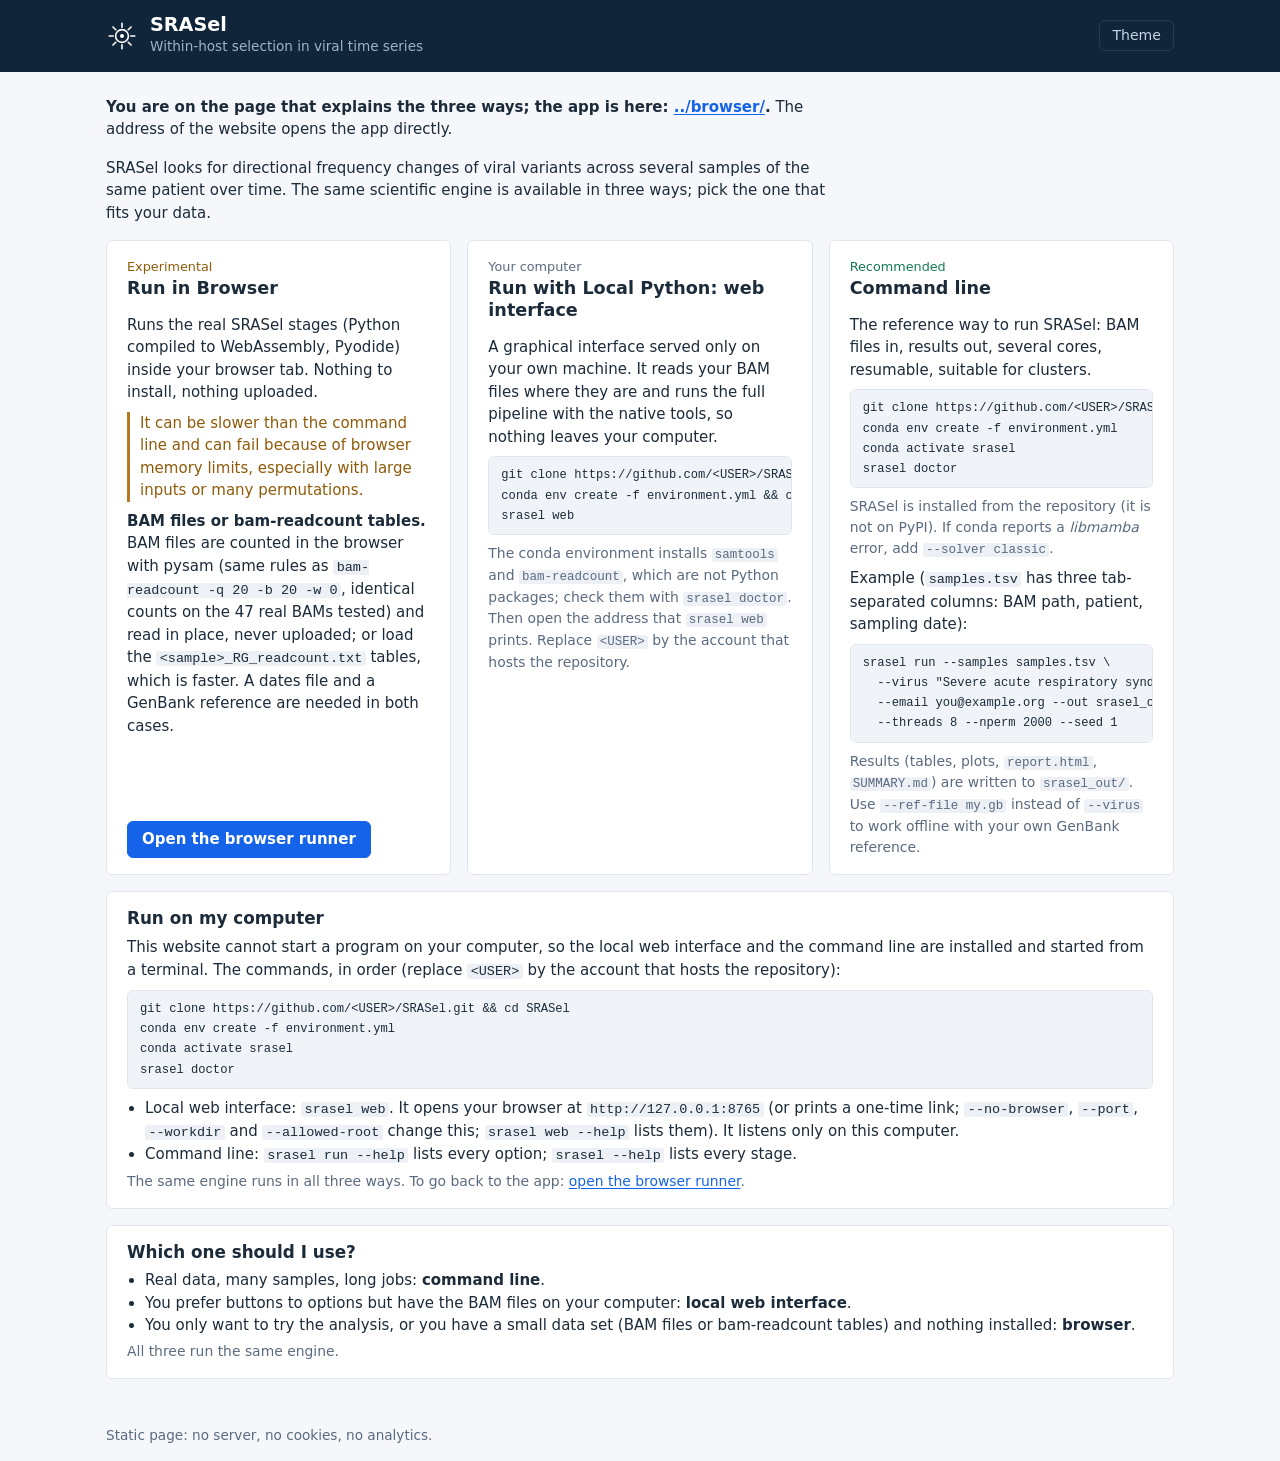
<file: docs/ways/index.html>
<!doctype html>
<html lang="en">
<head>
<meta charset="utf-8">
<meta name="viewport" content="width=device-width, initial-scale=1">
<title>SRASel · ways to run it</title>
<meta name="description" content="SRASel detects within-host selection in viral time series. Run it on the command line, with the local web interface, or (experimental) in your browser.">
<link rel="icon" href="data:,">
<link rel="stylesheet" href="../assets/site.css">
</head>
<body class="landing">
<a class="skip" href="#main">Skip to content</a>
<header class="lp-top">
  <div class="lp-in">
    <svg viewBox="0 0 40 40" fill="none" stroke="currentColor" stroke-width="2" stroke-linecap="round" aria-hidden="true"><circle cx="20" cy="20" r="8"/><circle cx="20" cy="20" r="2.5" fill="currentColor" stroke="none"/><path d="M20 4v5M20 31v5M4 20h5M31 20h5M8.7 8.7l3.5 3.5M27.8 27.8l3.5 3.5M31.3 8.7l-3.5 3.5M12.2 27.8l-3.5 3.5"/></svg>
    <div><h1>SRASel</h1><span class="sub">Within-host selection in viral time series</span></div>
    <span class="grow"></span>
    <button type="button" id="theme-btn" class="lp-theme" aria-label="Toggle light or dark theme">Theme</button>
  </div>
</header>

<main id="main" class="lp-main">
  <p class="lead" id="you-are-here"><strong>You are on the page that explains the three ways; the app is here: <a href="../browser/">../browser/</a>.</strong>
    The address of the website opens the app directly.</p>
  <p class="lead">SRASel looks for directional frequency changes of viral variants across several samples of the same patient
    over time. The same scientific engine is available in three ways; pick the one that fits your data.</p>

  <div class="modes">
    <!-- Browser -->
    <section class="mode" aria-labelledby="m-browser">
      <p class="tag exp">Experimental</p>
      <h2 id="m-browser">Run in Browser</h2>
      <div class="grow">
        <p>Runs the real SRASel stages (Python compiled to WebAssembly, Pyodide) inside your browser tab. Nothing to install, nothing uploaded.</p>
        <p class="rule-note">It can be slower than the command line and can fail because of browser memory limits, especially with large inputs or many permutations.</p>
        <p><strong>BAM files or bam-readcount tables.</strong> BAM files are counted in the browser with pysam (same rules as
          <code>bam-readcount -q 20 -b 20 -w 0</code>, identical counts on the 47 real BAMs tested) and read in place, never uploaded; or load
          the <code>&lt;sample&gt;_RG_readcount.txt</code> tables, which is faster. A dates file and a GenBank reference are needed in both cases.</p>
      </div>
      <div class="btnrow"><a class="btn primary" href="../browser/">Open the browser runner</a></div>
    </section>

    <!-- Local web -->
    <section class="mode" aria-labelledby="m-local">
      <p class="tag">Your computer</p>
      <h2 id="m-local">Run with Local Python: web interface</h2>
      <div class="grow">
        <p>A graphical interface served only on your own machine. It reads your BAM files where they are and runs the full pipeline with
          the native tools, so nothing leaves your computer.</p>
        <pre class="cmd"><code>git clone https://github.com/&lt;USER&gt;/SRASel.git &amp;&amp; cd SRASel
conda env create -f environment.yml &amp;&amp; conda activate srasel
srasel web</code></pre>
        <p class="hint">The conda environment installs <code>samtools</code> and <code>bam-readcount</code>, which are not Python packages; check them with
          <code>srasel doctor</code>. Then open the address that <code>srasel web</code> prints. Replace <code>&lt;USER&gt;</code> by the account that hosts the repository.</p>
      </div>
    </section>

    <!-- CLI -->
    <section class="mode" aria-labelledby="m-cli">
      <p class="tag rec">Recommended</p>
      <h2 id="m-cli">Command line</h2>
      <div class="grow">
        <p>The reference way to run SRASel: BAM files in, results out, several cores, resumable, suitable for clusters.</p>
        <pre class="cmd"><code>git clone https://github.com/&lt;USER&gt;/SRASel.git &amp;&amp; cd SRASel
conda env create -f environment.yml
conda activate srasel
srasel doctor</code></pre>
        <p class="hint">SRASel is installed from the repository (it is not on PyPI). If conda reports a <em>libmamba</em> error, add <code>--solver classic</code>.</p>
        <p>Example (<code>samples.tsv</code> has three tab-separated columns: BAM path, patient, sampling date):</p>
        <pre class="cmd"><code>srasel run --samples samples.tsv \
  --virus "Severe acute respiratory syndrome coronavirus 2" \
  --email you@example.org --out srasel_out \
  --threads 8 --nperm 2000 --seed 1</code></pre>
        <p class="hint">Results (tables, plots, <code>report.html</code>, <code>SUMMARY.md</code>) are written to <code>srasel_out/</code>.
          Use <code>--ref-file my.gb</code> instead of <code>--virus</code> to work offline with your own GenBank reference.</p>
      </div>
    </section>
  </div>

  <section class="card" id="run-here" aria-labelledby="h-here">
    <h2 id="h-here">Run on my computer</h2>
    <p>This website cannot start a program on your computer, so the local web interface and the command line are installed and started from a terminal.
      The commands, in order (replace <code>&lt;USER&gt;</code> by the account that hosts the repository):</p>
    <pre class="cmd"><code>git clone https://github.com/&lt;USER&gt;/SRASel.git &amp;&amp; cd SRASel
conda env create -f environment.yml
conda activate srasel
srasel doctor</code></pre>
    <ul class="tight">
      <li>Local web interface: <code>srasel web</code>. It opens your browser at <code>http://127.0.0.1:8765</code> (or prints a one-time link; <code>--no-browser</code>, <code>--port</code>, <code>--workdir</code> and <code>--allowed-root</code> change this; <code>srasel web --help</code> lists them). It listens only on this computer.</li>
      <li>Command line: <code>srasel run --help</code> lists every option; <code>srasel --help</code> lists every stage.</li>
    </ul>
    <p class="hint">The same engine runs in all three ways. To go back to the app: <a href="../browser/">open the browser runner</a>.</p>
  </section>

  <section class="card" aria-labelledby="h-which">
    <h2 id="h-which">Which one should I use?</h2>
    <ul class="tight">
      <li>Real data, many samples, long jobs: <strong>command line</strong>.</li>
      <li>You prefer buttons to options but have the BAM files on your computer: <strong>local web interface</strong>.</li>
      <li>You only want to try the analysis, or you have a small data set (BAM files or bam-readcount tables) and nothing installed: <strong>browser</strong>.</li>
    </ul>
    <p class="hint">All three run the same engine.</p>
  </section>
</main>
<footer class="foot"><p>Static page: no server, no cookies, no analytics.</p></footer>
<script>
(function () {
  var root = document.documentElement, btn = document.getElementById("theme-btn");
  try { var t = localStorage.getItem("srasel-theme"); if (t) root.setAttribute("data-theme", t); } catch (e) {}
  btn.addEventListener("click", function () {
    var dark = root.getAttribute("data-theme") ? root.getAttribute("data-theme") === "dark" : matchMedia("(prefers-color-scheme: dark)").matches;
    var next = dark ? "light" : "dark";
    root.setAttribute("data-theme", next);
    try { localStorage.setItem("srasel-theme", next); } catch (e) {}
  });
})();
</script>
</body>
</html>
</file>
<file: docs/assets/site.css>
/* SRASel static site: the MASTER theme, shared by docs/index.html, docs/browser/index.html and (a byte copy) the local web page.
   Consolidated scientific-software look: system fonts, light grey-blue canvas, white cards with 1px borders, a dark navy sidebar, one blue accent,
   6px radii, no shadows, no gradients, no web fonts, no external resources.
   Layout of this file: 1 tokens (colours, type, spacing) · 2 base · 3 shared legacy classes (still used by the local page until it is migrated)
   · 4 app shell (sidebar, stepper, cards, forms, tooltips) · 5 run screen · 6 results screen · 7 landing page · 8 small screens. */

/* ---------------------------------------------------------------- 1 · tokens */
:root{
  --bg:#f5f7fa; --surface:#ffffff; --surface2:#f0f3f8; --text:#1c2b3a; --muted:#5a6a7f; --border:#e1e6ee; --border-strong:#c9d1de; --rule:#e9edf3;
  --accent:#1463e8; --accent-hover:#0b4fc4; --accent-ink:#ffffff; --accent-soft:#e8f0fd;
  --ok:#137a54; --warn:#8f5b0a; --err:#be313b;
  --ok-fill:#16865d; --warn-fill:#b7791f; --err-fill:#c83c45;
  --ok-soft:#e6f4ee; --warn-soft:#fbf2e0; --err-soft:#fbe9ea;
  --focus:#1463e8; --code-bg:#edf0f5;
  --side-bg:#10243a; --side-text:#c5d3e3; --side-muted:#9fb3c8; --side-hover:#18344f; --side-active:#1c3d63; --side-border:#243c56; --side-ink:#ffffff;
  --radius:6px; --gap:16px;
  --font:system-ui,-apple-system,"Segoe UI",Roboto,"Helvetica Neue",Arial,sans-serif;
  --mono:ui-monospace,SFMono-Regular,Menlo,Consolas,monospace;
}
:root[data-theme="dark"]{
  --bg:#0e1621; --surface:#152233; --surface2:#1b2a3d; --text:#e6edf5; --muted:#9fb0c4; --border:#2a3a50; --border-strong:#3a4d66; --rule:#223247;
  --accent:#6aa5ff; --accent-hover:#8bb9ff; --accent-ink:#06142b; --accent-soft:#17304f;
  --ok:#4cc38a; --warn:#e3b04b; --err:#ff8a8f;
  --ok-fill:#4cc38a; --warn-fill:#e3b04b; --err-fill:#ff8a8f;
  --ok-soft:#14302a; --warn-soft:#33290f; --err-soft:#3a1d22;
  --focus:#6aa5ff; --code-bg:#1d2c40;
  --side-bg:#0a1624; --side-text:#c5d3e3; --side-muted:#8fa4bb; --side-hover:#122438; --side-active:#183656; --side-border:#1c3047; --side-ink:#ffffff;
}
@media (prefers-color-scheme:dark){
  :root:not([data-theme="light"]){
    --bg:#0e1621; --surface:#152233; --surface2:#1b2a3d; --text:#e6edf5; --muted:#9fb0c4; --border:#2a3a50; --border-strong:#3a4d66; --rule:#223247;
    --accent:#6aa5ff; --accent-hover:#8bb9ff; --accent-ink:#06142b; --accent-soft:#17304f;
    --ok:#4cc38a; --warn:#e3b04b; --err:#ff8a8f;
    --ok-fill:#4cc38a; --warn-fill:#e3b04b; --err-fill:#ff8a8f;
    --ok-soft:#14302a; --warn-soft:#33290f; --err-soft:#3a1d22;
    --focus:#6aa5ff; --code-bg:#1d2c40;
    --side-bg:#0a1624; --side-text:#c5d3e3; --side-muted:#8fa4bb; --side-hover:#122438; --side-active:#183656; --side-border:#1c3047; --side-ink:#ffffff;
  }
}

/* ---------------------------------------------------------------- 2 · base */
*{box-sizing:border-box}
html{color-scheme:light dark}
:root[data-theme="light"]{color-scheme:light}
:root[data-theme="dark"]{color-scheme:dark}
body{margin:0;min-height:100vh;display:flex;flex-direction:column;background:var(--bg);color:var(--text);font:15px/1.5 var(--font)}
h1,h2,h3{line-height:1.25;margin:0 0 .4em;font-weight:600}
h1{font-size:1.1rem} h2{font-size:1.05rem} h3{font-size:.95rem;margin-top:1em}
p{margin:.5em 0}
code,pre,kbd{font-family:var(--mono);font-size:.9em}
code{background:var(--code-bg);padding:0 .25em;border-radius:3px}
pre.cmd{max-width:100%;background:var(--surface2);border:1px solid var(--border);border-radius:var(--radius);padding:8px 12px;overflow:auto;margin:8px 0;white-space:pre}
pre.cmd code{background:none;padding:0}
a{color:var(--accent);text-underline-offset:2px}
a.plain{color:inherit;text-decoration:none}
.sr{position:absolute;width:1px;height:1px;overflow:hidden;clip:rect(0 0 0 0);white-space:nowrap}
.skip{position:absolute;left:-999px;top:0;background:var(--accent);color:var(--accent-ink);padding:8px 12px;z-index:30}
.skip:focus{left:0}
:focus-visible{outline:2px solid var(--focus);outline-offset:2px}
[hidden]{display:none!important}
.muted{color:var(--muted)}
.num,table.grid td.n{font-variant-numeric:tabular-nums}
svg.i{width:16px;height:16px;flex:none;fill:none;stroke:currentColor;stroke-width:1.8;stroke-linecap:round;stroke-linejoin:round;vertical-align:-3px}
svg.i.lg{width:20px;height:20px}

/* ---------------------------------------------------------------- 3 · shared classes (also used by the local page) */
.wrap,main,.foot{width:100%;max-width:892px;margin:0 auto}
.wrap{padding:0 16px}
body[data-view="results"] .wrap,body[data-view="results"] main,body[data-view="results"] .foot{max-width:1240px}
.top{background:var(--surface);border-bottom:1px solid var(--border)}
.top-row{display:flex;align-items:baseline;gap:12px;padding-top:12px}
.top-row h1{margin:0;font-size:1.15rem}
.top-row .sub{color:var(--muted);font-size:.9rem}
.top-row .grow{flex:1}
.linkbtn{font:inherit;font-size:.9rem;background:none;border:0;padding:2px 0;color:var(--muted);cursor:pointer;text-decoration:underline;text-underline-offset:2px}
.linkbtn:hover{color:var(--text)}
.tabbar{display:flex;align-items:flex-end;gap:0;margin-top:4px}
.tabs{display:flex;gap:4px;overflow-x:auto}
.tabs button{font:inherit;background:none;border:0;border-bottom:2px solid transparent;margin-bottom:-1px;color:var(--muted);padding:8px 12px;cursor:pointer;white-space:nowrap}
.tabs button .n{color:var(--muted);margin-right:.35em}
.tabs button:hover:not(:disabled){color:var(--text)}
.tabs button[aria-selected="true"]{color:var(--text);border-bottom-color:var(--accent);font-weight:600}
.tabs button[aria-selected="true"] .n{color:var(--accent)}
.tabs button:disabled{opacity:.5;cursor:default}
.tabbar .grow{flex:1}
.rt{font-size:.85rem;color:var(--muted);padding:0 0 8px 12px;white-space:nowrap}
.rt.bad{color:var(--err)}
body.wide .wrap,body.wide main,body.wide .foot{max-width:1100px}
body[data-view="results"] .foot{display:none}
main{flex:1;display:flex;flex-direction:column;padding:16px}
.foot{padding:4px 16px 20px;color:var(--muted);font-size:.85rem}
.foot p{margin:.2em 0}

.panel{background:var(--surface);border:1px solid var(--border);border-radius:var(--radius);min-width:0}
.panel.narrow{max-width:860px;width:100%}
.panel:focus{outline:none}
.sec{display:grid;grid-template-columns:132px minmax(0,1fr);gap:4px 16px;padding:12px 16px;border-top:1px solid var(--rule)}
.sec:first-child{border-top:0}
.sec>.lbl{font-weight:600;padding-top:3px}
.sec.plain{display:block}
.sec-head{display:flex;gap:12px;align-items:baseline;justify-content:space-between;flex-wrap:wrap}
.sec-head p{margin:0}
.hint{color:var(--muted);font-size:.87rem;margin:4px 0 0}
.line{display:flex;flex-wrap:wrap;gap:8px;align-items:center;margin:0 0 6px}
.line:last-child{margin-bottom:0}
.sum{color:var(--muted);font-size:.9rem}
.filelist{list-style:none;margin:2px 0 0;padding:0;font-size:.87rem;color:var(--muted)}

input[type=text],input[type=number],textarea,select{
  width:100%;font:inherit;color:var(--text);background:var(--surface);border:1px solid var(--border-strong);border-radius:var(--radius);padding:6px 10px}
input[type=number]{font-variant-numeric:tabular-nums}
textarea{resize:vertical;font-family:var(--mono);font-size:.85rem;line-height:1.4}
.btn{font:inherit;padding:6px 14px;border-radius:var(--radius);border:1px solid var(--border-strong);background:var(--surface);color:var(--text);cursor:pointer;text-decoration:none;display:inline-flex;align-items:center;justify-content:center;gap:6px;white-space:nowrap}
.btn:hover:not(:disabled){background:var(--surface2);border-color:var(--muted)}
.btn.primary{background:var(--accent);border-color:var(--accent);color:var(--accent-ink);font-weight:600}
.btn.primary:hover:not(:disabled){background:var(--accent-hover);border-color:var(--accent-hover)}
.btn.big{padding:9px 28px;font-size:1rem}
.btn:disabled{opacity:.5;cursor:not-allowed}
.btn.sm{padding:2px 10px;font-size:.87rem}
.pick{position:relative;display:inline-block}
.pick input[type=file]{position:absolute;inset:0;width:100%;height:100%;opacity:0;cursor:pointer;font-size:0}
.pick input:focus-visible+.btn{outline:2px solid var(--focus);outline-offset:2px}
.pick .btn{pointer-events:none}
.pick:hover .btn{background:var(--surface2);border-color:var(--muted)}
.actions{display:flex;gap:12px;align-items:center;flex-wrap:wrap}

.tablewrap{overflow:auto;border:1px solid var(--border);border-radius:var(--radius);max-height:15rem}
.tablewrap.tall{max-height:28rem}
table.grid{border-collapse:collapse;width:100%;font-size:.87rem}
table.grid th,table.grid td{padding:4px 10px;border-bottom:1px solid var(--rule);text-align:left;vertical-align:top}
table.grid thead th{background:var(--surface2);position:sticky;top:0;white-space:nowrap;font-weight:600;border-bottom:1px solid var(--border);z-index:1}
table.grid tbody tr:last-child td,table.grid tbody tr:last-child th{border-bottom:0}
table.grid td.bad,table.grid td.warn{white-space:nowrap}
table.data td{font-family:var(--mono);font-size:.82rem;white-space:nowrap;font-variant-numeric:tabular-nums}
.bad{color:var(--err)} .warn{color:var(--warn)} .good{color:var(--ok)}
details>summary{cursor:pointer;list-style:none;display:flex;gap:6px;align-items:baseline}
details>summary::-webkit-details-marker{display:none}
details>summary::before{content:"+";display:inline-block;width:.9em;color:var(--muted);font-family:var(--mono)}
details[open]>summary::before{content:"\2212"}
details>summary:hover{color:var(--accent)}
.opts{display:grid;grid-template-columns:repeat(auto-fit,minmax(11rem,1fr));gap:8px 16px;margin-top:10px}
.opts label{font-weight:600;font-size:.9rem;display:block;margin-bottom:2px}
.opts .hint{margin-top:2px}
.opts .wide{grid-column:1 / -1}
.hint label.check{margin:0}
input[type=radio],input[type=checkbox]{accent-color:var(--accent)}

.msg{margin:0;font-size:.9rem;color:var(--muted);min-height:1.4em;border-left:2px solid transparent}
.msg.warn,.msg.err{padding-left:10px}
.msg.warn{border-left-color:var(--warn-fill);color:var(--warn)}
.msg.err{border-left-color:var(--err-fill);color:var(--err)}
.notes ul{margin:6px 0 0;padding-left:1.2em;font-size:.9rem}
.notes li{margin:4px 0}

.run-top{display:flex;justify-content:space-between;align-items:flex-start;gap:12px;flex-wrap:wrap}
.state{font-weight:600;margin:0}
.elapsed{color:var(--muted);font-size:.9rem;margin:2px 0 0;font-variant-numeric:tabular-nums}
.stages{list-style:none;margin:0;padding:0}
.stages li{display:grid;grid-template-columns:16px minmax(0,1fr) auto;gap:0 8px;padding:5px 0;border-top:1px solid var(--rule);align-items:baseline}
.stages li:first-child{border-top:0}
.stages li::before{content:"";width:8px;height:8px;border-radius:50%;border:1px solid var(--muted);align-self:center;justify-self:center}
.stages li.run::before{background:var(--accent);border-color:var(--accent)}
.stages li.done::before{background:var(--muted);border-color:var(--muted)}
.stages li.fail::before{background:var(--err-fill);border-color:var(--err-fill)}
.stages .st{color:var(--muted);font-size:.87rem;white-space:nowrap;font-variant-numeric:tabular-nums}
.stages li.run .st{color:var(--accent);font-weight:600}
.stages li.done .st{color:var(--text)}
.stages li.fail .st{color:var(--err);font-weight:600}
.stages li.wait .t,.stages li.skip .t{color:var(--muted)}
.live{font-family:var(--mono);font-size:.8rem;color:var(--muted);min-height:1.4em;overflow:hidden;text-overflow:ellipsis;white-space:nowrap;margin:8px 0 0}
.live:empty{display:none}
.log{background:var(--surface2);border:1px solid var(--border);border-radius:var(--radius);padding:8px 10px;max-height:18rem;overflow:auto;white-space:pre-wrap;margin:6px 0 0;font-size:.8rem;line-height:1.4}
.errblk{border-left:3px solid var(--err-fill);padding:2px 0 2px 12px;margin:0;white-space:pre-wrap;font-size:.9rem;overflow:auto}
.errblk .what{font-weight:600;color:var(--err);display:block;margin-bottom:4px}
.done-msg{margin:0;font-weight:600}

#panel-results{flex:1}
#panel-results:not([hidden]){display:flex;flex-direction:column;gap:8px}
.bar{display:flex;flex-wrap:wrap;gap:8px;align-items:center}
.bar .grow{flex:1}
.bar-meta{margin:0;font-size:.87rem;color:var(--muted)}
.bar-meta strong{color:var(--text);font-weight:600}
.confirm{display:flex;gap:8px;align-items:center;flex-wrap:wrap;font-size:.9rem}
.files-box{border:1px solid var(--border);border-radius:var(--radius);background:var(--surface);padding:6px 12px}
.files{list-style:none;margin:6px 0 2px;padding:0;max-height:14rem;overflow:auto;font-size:.87rem}
.files li{display:flex;justify-content:space-between;align-items:center;gap:8px;padding:2px 0;border-top:1px solid var(--rule);word-break:break-all}
.files li:first-child{border-top:0}
iframe#report-frame{flex:1;width:100%;min-height:420px;border:1px solid var(--border);border-radius:var(--radius);background:#fff;display:block}
#sum-table{font-size:.85rem}
#sum-table th[scope=row]{font-weight:600}
#sum-table td .dn{display:block;margin-top:2px;font-size:.8rem}
.tables-box{margin-top:0}
.tables-box .field{margin:8px 0}
.tables-box label{font-weight:600;font-size:.9rem}
.tables-box select{width:auto;max-width:100%}
.check{display:inline-flex;gap:6px;align-items:center;font-size:.9rem;margin:4px 0}
table.data th .raw{display:block;font-weight:400;font-size:.72rem;color:var(--muted);font-family:var(--mono)}
dl.colguide{font-size:.85rem;margin:4px 0}
dl.colguide dt{font-weight:600;margin-top:8px}
dl.colguide dd{margin:2px 0 0;color:var(--muted)}
#tbl-note{overflow-wrap:anywhere}

/* reference chooser: one row per way of giving it, the fields of the chosen one right below (shared with the local page) */
.field{margin:8px 0}
.field:first-child{margin-top:0}
.pane .field>label,.pane .field>.lbl{font-weight:600;font-size:.9rem;display:block;margin:0 0 2px}
.refopts{display:flex;flex-direction:column;gap:4px}
.rlab{display:flex;flex-wrap:wrap;gap:2px 8px;align-items:baseline;cursor:pointer}
.rlab input{margin:0 2px 0 0;align-self:center}
.rname{font-weight:600}
.ropt.off .rlab{cursor:not-allowed}
.ropt.off .rname,.ropt.off .sum{color:var(--muted)}
.ropt.off .rname{font-weight:500}
.pane{margin:4px 0 6px 22px;padding-left:14px;border-left:1px solid var(--rule)}
.log.small{max-height:9rem}
details.fmt{margin:4px 0 0}
.fmtbody{font-size:.87rem;padding:2px 0 0 16px}
.fmtbody p{margin:4px 0}
.fmtbody ul{margin:4px 0;padding-left:1.1rem}
.fmtbody pre{white-space:pre;overflow-x:auto;tab-size:14}
.which{margin:8px 0 0}
.filelist .fl{min-width:0}
.filelist.rm li{display:flex;justify-content:space-between;align-items:center;gap:8px;padding:2px 0;border-bottom:1px solid var(--rule);overflow-wrap:anywhere}
.filelist.rm:empty::before{content:"No file selected";color:var(--muted);font-size:.87rem}

/* segmented virus (shared with the local page): a switch that shows the one-file-per-segment inputs */
.segopt{margin:0 0 10px}
.segsw{display:flex;flex-wrap:wrap;gap:2px 8px;align-items:baseline;cursor:pointer;padding:8px 12px;border:1px solid var(--border);border-radius:var(--radius);background:var(--surface)}
.segsw input{margin:0 2px 0 0;align-self:center}
.segnote{margin-top:6px}
.segnote[hidden]{display:none}
.seg-only{display:none}
.seg-mode .seg-only{display:block}
.seg-mode .seg-off{display:none}
.filelist.rm li .fl{flex:1 1 auto}
.filelist .no{flex:0 0 auto;min-width:1.6em;font-variant-numeric:tabular-nums;color:var(--muted)}
.filelist .mv{padding-left:8px;padding-right:8px}

/* samples table: patient and date can be edited (shared with the local page) */
table.samples td{vertical-align:middle}
table.samples td.c-name{font-family:var(--mono);font-size:.82rem;overflow-wrap:anywhere}
table.samples td.c-name small{display:block;color:var(--muted);font-family:inherit}
table.samples td input{width:100%;min-width:5.5rem;padding:2px 6px;font-size:.87rem}
table.samples td.c-pat{width:24%}
table.samples input[aria-invalid="true"]{border-color:var(--err-fill)}
table.samples input.missing{border-color:var(--warn-fill)}
.dcell{display:flex;align-items:center;gap:8px;flex-wrap:wrap}
.dcell input,table.samples td .dcell input{width:8.5rem;flex:none}
.dstat{font-size:.82rem;color:var(--muted);white-space:nowrap}
.dstat.bad{color:var(--err)}
.dstat.warn{color:var(--warn)}
table.samples .c-x{width:1%;white-space:nowrap}
table.samples .c-x .btn{padding:0 8px;font-size:1.05rem;line-height:1.3}
#samples-tools{margin-top:6px}
#samples-note p{margin:4px 0 0}
.inline{display:inline-flex;gap:8px;align-items:center;flex-wrap:wrap}
.inline input{width:12rem}

/* ---------------------------------------------------------------- 7 (placed early so the shell can override) · landing */
.lead{max-width:46rem;margin:0 0 16px}
.modes{display:grid;grid-template-columns:repeat(auto-fit,minmax(min(100%,19rem),1fr));gap:16px;margin:0 0 16px}
.mode{display:flex;flex-direction:column;margin:0;padding:16px 20px;background:var(--surface);border:1px solid var(--border);border-radius:var(--radius);min-width:0}
.mode h2{margin:0 0 6px}
.mode .tag{font-size:.8rem;color:var(--muted);margin:0 0 2px}
.mode .tag.exp{color:var(--warn)}
.mode>*{min-width:0}
.mode .grow{flex:1}
.card{background:var(--surface);border:1px solid var(--border);border-radius:var(--radius);padding:16px 20px;margin:0 0 16px;min-width:0}
.rule-note{border-left:3px solid var(--warn-fill);padding-left:10px;color:var(--warn);margin:8px 0}
ul.tight{margin:4px 0;padding-left:1.2em}
.btnrow{display:flex;gap:8px;flex-wrap:wrap;margin:8px 0 0}

body.landing{display:block}
.lp-top{background:var(--side-bg);color:var(--side-ink)}
.lp-in{display:flex;align-items:center;gap:12px;max-width:1100px;margin:0 auto;padding:14px 16px}
.lp-in svg{width:32px;height:32px;flex:none}
.lp-in h1{margin:0;font-size:1.2rem;font-weight:650;line-height:1.1}
.lp-in .sub{color:var(--side-muted);font-size:.85rem}
.lp-in .grow{flex:1}
.lp-theme{font:inherit;font-size:.88rem;color:var(--side-text);background:none;border:1px solid var(--side-border);border-radius:var(--radius);padding:4px 12px;cursor:pointer}
.lp-theme:hover{background:var(--side-hover);color:var(--side-ink)}
.lp-top :focus-visible{outline-color:#9cc2ff}
main.lp-main{max-width:1100px;padding:24px 16px}
body.landing .foot{max-width:1100px}
body.landing .mode h2{font-size:1.1rem}
body.landing .mode .tag.rec{color:var(--ok)}

/* ---------------------------------------------------------------- 4 · app shell (online page) */
body.app{display:block}
.shell{display:grid;grid-template-columns:232px minmax(0,1fr);min-height:100vh;overflow-x:clip}
.side{background:var(--side-bg);color:var(--side-text);display:flex;flex-direction:column;position:sticky;top:0;height:100vh;padding:20px 12px 16px;gap:8px}
.brand{display:flex;align-items:center;gap:10px;padding:0 8px 18px;color:var(--side-ink);text-decoration:none}
.brand svg{width:34px;height:34px;flex:none}
.brand b{display:block;font-size:1.15rem;line-height:1.1;font-weight:650}
.brand small{display:block;color:var(--side-muted);font-size:.74rem;line-height:1.3;margin-top:2px}
.navtabs{display:flex;flex-direction:column;gap:4px}
.navtabs button{display:flex;align-items:center;gap:10px;width:100%;text-align:left;font:inherit;font-size:.95rem;color:var(--side-text);background:none;border:0;border-radius:var(--radius);padding:9px 10px;cursor:pointer}
.navtabs button:hover:not(:disabled){background:var(--side-hover);color:var(--side-ink)}
.navtabs button[aria-selected="true"]{background:var(--side-active);color:var(--side-ink);font-weight:600}
.navtabs button:disabled{opacity:.55;cursor:default}
.navtabs button .lab{flex:1}
.navtabs button .chk{display:none;color:#6fd3a6}
.navtabs button[data-done="true"] .chk{display:inline-block}
.side :focus-visible{outline-color:#9cc2ff}
.side-links{margin-top:auto;display:flex;flex-direction:column;gap:2px;border-top:1px solid var(--side-border);padding-top:10px}
.side-links a,.side-links button{display:flex;align-items:center;gap:10px;font:inherit;font-size:.88rem;color:var(--side-text);background:none;border:0;border-radius:var(--radius);padding:7px 10px;cursor:pointer;text-decoration:none;text-align:left;width:100%}
.side-links a:hover,.side-links button:hover{background:var(--side-hover);color:var(--side-ink)}
.side-links .lab{flex:1}
.content{display:flex;flex-direction:column;min-width:0}
.topbar{display:flex;align-items:center;gap:16px;padding:12px 32px;background:var(--surface);border-bottom:1px solid var(--border);min-height:56px}
.stepper{list-style:none;margin:0;padding:0;display:flex;align-items:center;flex:1;min-width:0;max-width:640px}
.stepper li{display:flex;align-items:center;gap:8px;color:var(--muted);font-size:.9rem;white-space:nowrap}
.stepper li+li{flex:1}
.stepper li+li::before{content:"";flex:1;height:1px;background:var(--border-strong);margin:0 12px;min-width:16px}
.stepper .dot{display:inline-flex;align-items:center;justify-content:center;width:24px;height:24px;border-radius:50%;border:1px solid var(--border-strong);background:var(--surface);font-size:.8rem;font-variant-numeric:tabular-nums;flex:none}
.stepper .dot svg{width:14px;height:14px}
.stepper li.current{color:var(--text);font-weight:600}
.stepper li.current .dot{background:var(--accent);border-color:var(--accent);color:var(--accent-ink)}
.stepper li.done{color:var(--text)}
.stepper li.done .dot{background:var(--ok-soft);border-color:var(--ok-fill);color:var(--ok)}
.topbar .grow{flex:1}
.topbar .rt{padding:0}
.topbar .linkbtn{display:inline-flex;align-items:center;gap:6px;text-decoration:none;color:var(--muted)}
.page{flex:1;width:100%;max-width:1040px;padding:24px 32px 40px;display:flex;flex-direction:column;gap:16px}
body[data-view="results"] .page{max-width:1320px}
.page-head h1{font-size:1.5rem;margin:0 0 2px;font-weight:650}
.page-head p{margin:0;color:var(--muted)}
.page-head .row{display:flex;gap:16px;align-items:flex-start;justify-content:space-between;flex-wrap:wrap}
.view{display:flex;flex-direction:column;gap:16px;min-width:0}
section.view:focus{outline:none}

.card.c{margin:0;padding:0}
.card .hd{display:flex;align-items:center;gap:12px;justify-content:space-between;flex-wrap:wrap;padding:14px 20px;border-bottom:1px solid var(--rule)}
.card .hd h2{margin:0;font-size:1rem;display:flex;align-items:center;gap:8px}
.card .hd h2 .ltr{display:inline-flex;align-items:center;justify-content:center;width:22px;height:22px;border-radius:50%;background:var(--accent-soft);color:var(--accent);font-size:.78rem;font-weight:650}
.card .bd{padding:16px 20px;display:flex;flex-direction:column;gap:14px;min-width:0}
.card .bd.tight{gap:8px}
.sub-h{font-weight:600;font-size:.92rem;margin:0 0 6px;display:flex;align-items:center;gap:6px}
.divider{border:0;border-top:1px solid var(--rule);margin:2px 0}

.frow{display:grid;grid-template-columns:190px minmax(0,1fr);gap:6px 20px;align-items:start}
.frow>.fl{padding-top:7px;margin-bottom:0}
.frow>.fl label{font-weight:600}
.params{display:grid;grid-template-columns:repeat(auto-fit,minmax(12.5rem,1fr));gap:14px 20px}
.params .fld>.fl{font-weight:600;font-size:.92rem;display:flex;align-items:center;gap:6px;margin-bottom:4px}
.params .fld .hint{margin-top:3px}
.extra{border:1px solid var(--border);border-radius:var(--radius);background:var(--surface2)}
.extra>summary{padding:10px 14px;font-weight:600;display:flex;align-items:center;gap:8px}
.extra>summary::before,.extra[open]>summary::before{content:none}
.extra>summary .chev{transition:none}
.extra[open]>summary .chev{transform:rotate(90deg)}
.extra .xb{padding:4px 14px 14px}
.extra .opts{margin-top:4px}

/* help icon + tooltip: the tooltip text is always in the DOM and linked with aria-describedby; it shows on hover and on keyboard focus, Esc hides it */
.fl{display:flex;align-items:center;gap:6px;font-weight:600;font-size:.92rem;margin-bottom:4px}
.helpwrap{position:relative;display:inline-flex}
.help{display:inline-flex;align-items:center;justify-content:center;width:18px;height:18px;padding:0;border-radius:50%;border:1px solid var(--border-strong);background:var(--surface);color:var(--muted);font:inherit;font-size:.72rem;font-weight:650;line-height:1;cursor:help}
.help:hover,.help:focus-visible{border-color:var(--accent);color:var(--accent)}
.tip{position:absolute;z-index:20;top:calc(100% + 6px);left:var(--tip-x,0);width:max-content;max-width:min(21rem,calc(100vw - 32px));padding:8px 10px;background:var(--text);color:var(--bg);border-radius:var(--radius);font-size:.82rem;font-weight:400;line-height:1.4;text-align:left;visibility:hidden;pointer-events:none}
.helpwrap:hover .tip,.helpwrap:focus-within .tip{visibility:visible;pointer-events:auto}
.helpwrap.tip-off .tip{visibility:hidden}

/* drop zone and file list */
.drop{border:1.5px dashed var(--border-strong);border-radius:var(--radius);background:var(--surface2);padding:18px 16px;display:flex;flex-direction:column;align-items:center;gap:8px;text-align:center}
.drop.over{border-color:var(--accent);background:var(--accent-soft)}
.drop .big-ico{color:var(--muted)}
.drop p{margin:0}
.drop .dz-title{font-weight:600}
.drop .line{justify-content:center;margin:0}
.flist{list-style:none;margin:0;padding:0;max-height:15rem;overflow:auto;border:1px solid var(--border);border-radius:var(--radius)}
.flist:empty{display:none}
.flist li{display:grid;grid-template-columns:20px minmax(0,1fr) auto auto;align-items:center;gap:10px;padding:6px 10px;border-top:1px solid var(--rule);font-size:.87rem}
.flist li:first-child{border-top:0}
.flist .fn{min-width:0;overflow-wrap:anywhere}
.flist .fn small{color:var(--muted);margin-left:6px;font-variant-numeric:tabular-nums}
.flist .fs{color:var(--muted);font-size:.82rem;white-space:nowrap}
.flist .fs.err{color:var(--err)} .flist .fs.warn{color:var(--warn)} .flist .fs.ok{color:var(--ok)}
.flist .btn.sm{padding:0 8px}
.ico{display:inline-flex}
.ico.ok{color:var(--ok-fill)} .ico.warn{color:var(--warn-fill)} .ico.err{color:var(--err-fill)} .ico.wait{color:var(--muted)}
#drop-note:empty,.totals:empty{display:none}
.totals{margin:0;color:var(--muted);font-size:.87rem;font-variant-numeric:tabular-nums}

/* validation summary and call-outs */
.kv{display:grid;grid-template-columns:minmax(0,1fr) auto;gap:0;margin:0;font-size:.92rem}
.kv dt,.kv dd{padding:6px 0;border-top:1px solid var(--rule);margin:0}
.kv dt{padding-right:16px}
.kv dt:first-of-type,.kv dd:first-of-type{border-top:0}
.kv dd{font-variant-numeric:tabular-nums;text-align:right;font-weight:600;overflow-wrap:anywhere}
.kv dd.bad{color:var(--err)} .kv dd.good{color:var(--ok)} .kv dd.warn{color:var(--warn)}
.issues{list-style:none;margin:0;padding:0;display:flex;flex-direction:column;gap:6px}
.issues li{display:flex;gap:8px;align-items:flex-start;padding:8px 10px;border-radius:var(--radius);font-size:.9rem}
.issues li.err{background:var(--err-soft);color:var(--err)}
.issues li.warn{background:var(--warn-soft);color:var(--warn)}
.issues li.ok{background:var(--ok-soft);color:var(--ok)}
.issues li.wait{background:var(--surface2);color:var(--muted)}
.issues li .ico{margin-top:2px}
.issues li span.tx{min-width:0;overflow-wrap:anywhere}
.foot-actions{display:flex;gap:12px;align-items:center;flex-wrap:wrap;padding:14px 20px;border-top:1px solid var(--rule)}
.foot-actions .msg{flex:1;min-width:12rem}
.foot-actions .push{margin-left:auto}
.callout{border:1px solid var(--border);border-left:3px solid var(--muted);border-radius:var(--radius);background:var(--surface);padding:10px 14px;font-size:.9rem}
.callout.warn{border-left-color:var(--warn-fill);background:var(--warn-soft)}
.callout.err{border-left-color:var(--err-fill);background:var(--err-soft)}
.callout p{margin:.2em 0}
.callout ul{margin:.3em 0 0;padding-left:1.2em}
.callout h3{margin:0 0 .2em;font-size:.95rem}

/* ---------------------------------------------------------------- 5 · run screen */
.run-grid{display:grid;grid-template-columns:minmax(0,1fr) minmax(0,1fr);gap:16px}
.run-box{display:flex;flex-direction:column;gap:10px;justify-content:center;align-items:stretch;text-align:center;padding:20px}
.run-box h2{margin:0}
.run-box>svg{align-self:center;width:28px;height:28px;color:var(--accent)}
.run-box .btn.big{width:100%}
.progress-head{display:flex;justify-content:space-between;align-items:baseline;gap:12px;flex-wrap:wrap}
.progress-head strong{font-size:1rem}
.segs{display:flex;gap:4px;margin:10px 0 2px}
.segs span{flex:1;height:8px;border-radius:2px;background:var(--surface2);border:1px solid var(--border)}
.segs span.done{background:var(--accent);border-color:var(--accent)}
.segs span.run{background:var(--accent-soft);border-color:var(--accent)}
.segs span.fail{background:var(--err-fill);border-color:var(--err-fill)}
.segs span.notrun{background:var(--surface2)}
.stages.rich{border:1px solid var(--border);border-radius:var(--radius);background:var(--surface)}
.stages.rich li{display:grid;grid-template-columns:22px minmax(0,1fr) auto;gap:0 12px;padding:10px 14px;border-top:1px solid var(--rule);align-items:start}
.stages.rich li::before{content:none}
.stages.rich .si{display:inline-flex;margin-top:1px}
.stages.rich .t{font-weight:600;overflow-wrap:anywhere}
.stages.rich .d{display:block;font-weight:400;font-size:.82rem;color:var(--muted);margin-top:2px;font-variant-numeric:tabular-nums;overflow-wrap:anywhere}
.stages.rich .d:empty{display:none}
.stages.rich .st{text-align:right;font-size:.87rem;color:var(--muted);white-space:nowrap;padding-top:1px;font-variant-numeric:tabular-nums}
.stages.rich li.wait .t,.stages.rich li.notrun .t{font-weight:500;color:var(--muted)}
.stages.rich li.run .st{color:var(--accent);font-weight:600}
.stages.rich li.done .st{color:var(--ok)}
.stages.rich li.fail .st{color:var(--err);font-weight:600}
.si.ok{color:var(--ok-fill)} .si.err{color:var(--err-fill)} .si.run{color:var(--accent)} .si.wait{color:var(--muted)}
svg.spin{animation:srasel-spin 1s linear infinite;transform-origin:50% 50%}
@keyframes srasel-spin{to{transform:rotate(360deg)}}
@media (prefers-reduced-motion:reduce){svg.spin{animation:none}}
.endcard{display:flex;flex-direction:column;gap:12px;padding:16px 20px;border:1px solid var(--border);border-left:3px solid var(--ok-fill);border-radius:var(--radius);background:var(--surface)}
.endcard.bad{border-left-color:var(--err-fill)}
.endcard h2{margin:0;display:flex;align-items:center;gap:8px}
.endcard .errblk{border-left:0;padding:0}
.btn-row{display:flex;gap:10px;flex-wrap:wrap;align-items:center}
details.logbox{border:1px solid var(--border);border-radius:var(--radius);background:var(--surface);padding:10px 14px}

/* ---------------------------------------------------------------- 6 · results screen */
.dlsplit{position:relative;display:inline-flex}
.dlsplit>.btn:first-child{border-top-right-radius:0;border-bottom-right-radius:0}
.dlsplit>.btn.caret{border-top-left-radius:0;border-bottom-left-radius:0;border-left-color:rgba(255,255,255,.35);padding:6px 9px}
.menu{position:absolute;right:0;top:calc(100% + 4px);z-index:25;min-width:15rem;background:var(--surface);border:1px solid var(--border-strong);border-radius:var(--radius);padding:4px;display:flex;flex-direction:column}
.menu button{font:inherit;text-align:left;background:none;border:0;border-radius:4px;padding:8px 10px;color:var(--text);cursor:pointer;display:flex;gap:8px;align-items:center}
.menu button:hover,.menu button:focus-visible{background:var(--surface2)}
.menu button:disabled{opacity:.5;cursor:not-allowed}
.subtabs{display:flex;gap:2px;border-bottom:1px solid var(--border);overflow-x:auto}
.subtabs button{font:inherit;background:none;border:0;border-bottom:2px solid transparent;margin-bottom:-1px;color:var(--muted);padding:9px 14px;cursor:pointer;white-space:nowrap}
.subtabs button:hover{color:var(--text)}
.subtabs button[aria-selected="true"]{color:var(--accent);border-bottom-color:var(--accent);font-weight:600}
.kpis{display:grid;grid-template-columns:repeat(auto-fit,minmax(min(100%,9rem),1fr));gap:12px}
.kpi{background:var(--surface);border:1px solid var(--border);border-radius:var(--radius);padding:14px 16px;min-width:0}
.kpi b{display:block;font-size:1.7rem;line-height:1.1;font-weight:650;font-variant-numeric:tabular-nums}
.kpi span{display:block;color:var(--muted);font-size:.85rem;margin-top:4px}
.rview{display:flex;flex-direction:column;gap:16px;min-width:0}
#report-host{display:flex;flex-direction:column}
#report-host iframe#report-frame{flex:none;height:max(560px,calc(100vh - 230px));min-height:0}
.tools{display:flex;gap:12px;align-items:center;flex-wrap:wrap}
.tools .grow{flex:1}
.tools input[type=text]{width:16rem;max-width:100%}
.tools select{width:auto;max-width:100%}
.pager{display:flex;gap:10px;align-items:center;flex-wrap:wrap;color:var(--muted);font-size:.87rem;font-variant-numeric:tabular-nums}
table.data thead th .sortbtn{font:inherit;font-weight:600;background:none;border:0;padding:0;color:inherit;cursor:pointer;text-align:left;display:inline-flex;align-items:center;gap:4px}
table.data thead th .sortbtn:hover{color:var(--accent)}
table.data thead th[aria-sort="ascending"] .sortbtn::after{content:"\25B2";font-size:.6rem}
table.data thead th[aria-sort="descending"] .sortbtn::after{content:"\25BC";font-size:.6rem}
table.data td.t{white-space:pre-wrap}
.filerow{display:grid;grid-template-columns:minmax(0,1fr) auto auto;gap:12px;align-items:center}
.files.rich{max-height:none;border:1px solid var(--border);border-radius:var(--radius);margin:0;background:var(--surface)}
.files.rich li{padding:6px 12px;display:grid;grid-template-columns:minmax(0,1fr) auto auto;gap:12px;align-items:center}
.files.rich li .sz{color:var(--muted);font-variant-numeric:tabular-nums;font-size:.82rem;white-space:nowrap}
dialog.about{border:1px solid var(--border-strong);border-radius:var(--radius);background:var(--surface);color:var(--text);max-width:34rem;width:calc(100vw - 32px);padding:0}
dialog.about::backdrop{background:rgba(8,16,28,.55)}
dialog.about .hd{padding:14px 20px;border-bottom:1px solid var(--rule);display:flex;justify-content:space-between;align-items:center}
dialog.about .hd h2{margin:0}
dialog.about .bd{padding:14px 20px 18px;font-size:.92rem}

/* ---------------------------------------------------------------- 8 · small screens */
@media (max-width:1000px){ iframe#report-frame{min-height:70vh} }
@media (max-width:900px){
  .run-grid{grid-template-columns:minmax(0,1fr)}
}
@media (max-width:760px){
  .shell{grid-template-columns:minmax(0,1fr);display:block}
  .side{position:static;height:auto;padding:10px 16px 8px;gap:6px}
  .brand{padding:0 0 4px}
  .brand svg{width:28px;height:28px}
  .brand small{display:none}
  .navtabs{flex-direction:row;gap:2px}
  .navtabs button{flex:1;justify-content:center;padding:8px 6px;font-size:.85rem;gap:6px;flex-direction:column;text-align:center}
  .navtabs button .lab{flex:none}
  .side-links{flex-direction:row;margin-top:0;border-top:0;padding-top:0;gap:0}
  .side-links a,.side-links button{padding:4px 8px;font-size:.8rem;gap:6px;width:auto}
  .side-links .ext{display:none}
  .topbar{padding:8px 16px}
  .stepper{display:none}
  .topbar .grow{display:none}
  .page{padding:16px 16px 32px}
  .page-head h1{font-size:1.3rem}
  .frow{grid-template-columns:minmax(0,1fr);gap:2px}
  .frow>.fl{padding-top:0}
  .card .hd{padding:12px 16px}
  .card .bd{padding:14px 16px}
  .foot-actions{padding:12px 16px}
  .flist li{grid-template-columns:20px minmax(0,1fr) auto}
  .flist .fs{grid-column:2 / 3;grid-row:2}
  .flist li .btn{grid-row:1;grid-column:3}
  .tools input[type=text]{width:100%}
  .stages.rich li{grid-template-columns:22px minmax(0,1fr)}
  .stages.rich .st{grid-column:2;text-align:left}
  .files.rich li{grid-template-columns:minmax(0,1fr) auto}
  .files.rich li .sz{grid-column:1}
  .menu{right:auto;left:0}
}
@media (max-width:640px){
  .sec{grid-template-columns:minmax(0,1fr);gap:2px}
  .sec>.lbl{padding-top:0}
  .btn.big{width:100%}
  .pane{margin-left:6px;padding-left:10px}
  table.samples td.c-pat{width:auto}
  .rt{display:none}
  .top-row .sub{display:none}
  main{padding:12px}
  .stages li{grid-template-columns:16px minmax(0,1fr)}
  .stages .st{grid-column:2}
  .topbar .rt{display:inline}
}
@media (prefers-reduced-motion:no-preference){.btn{transition:background-color .12s,border-color .12s}}
</file>
